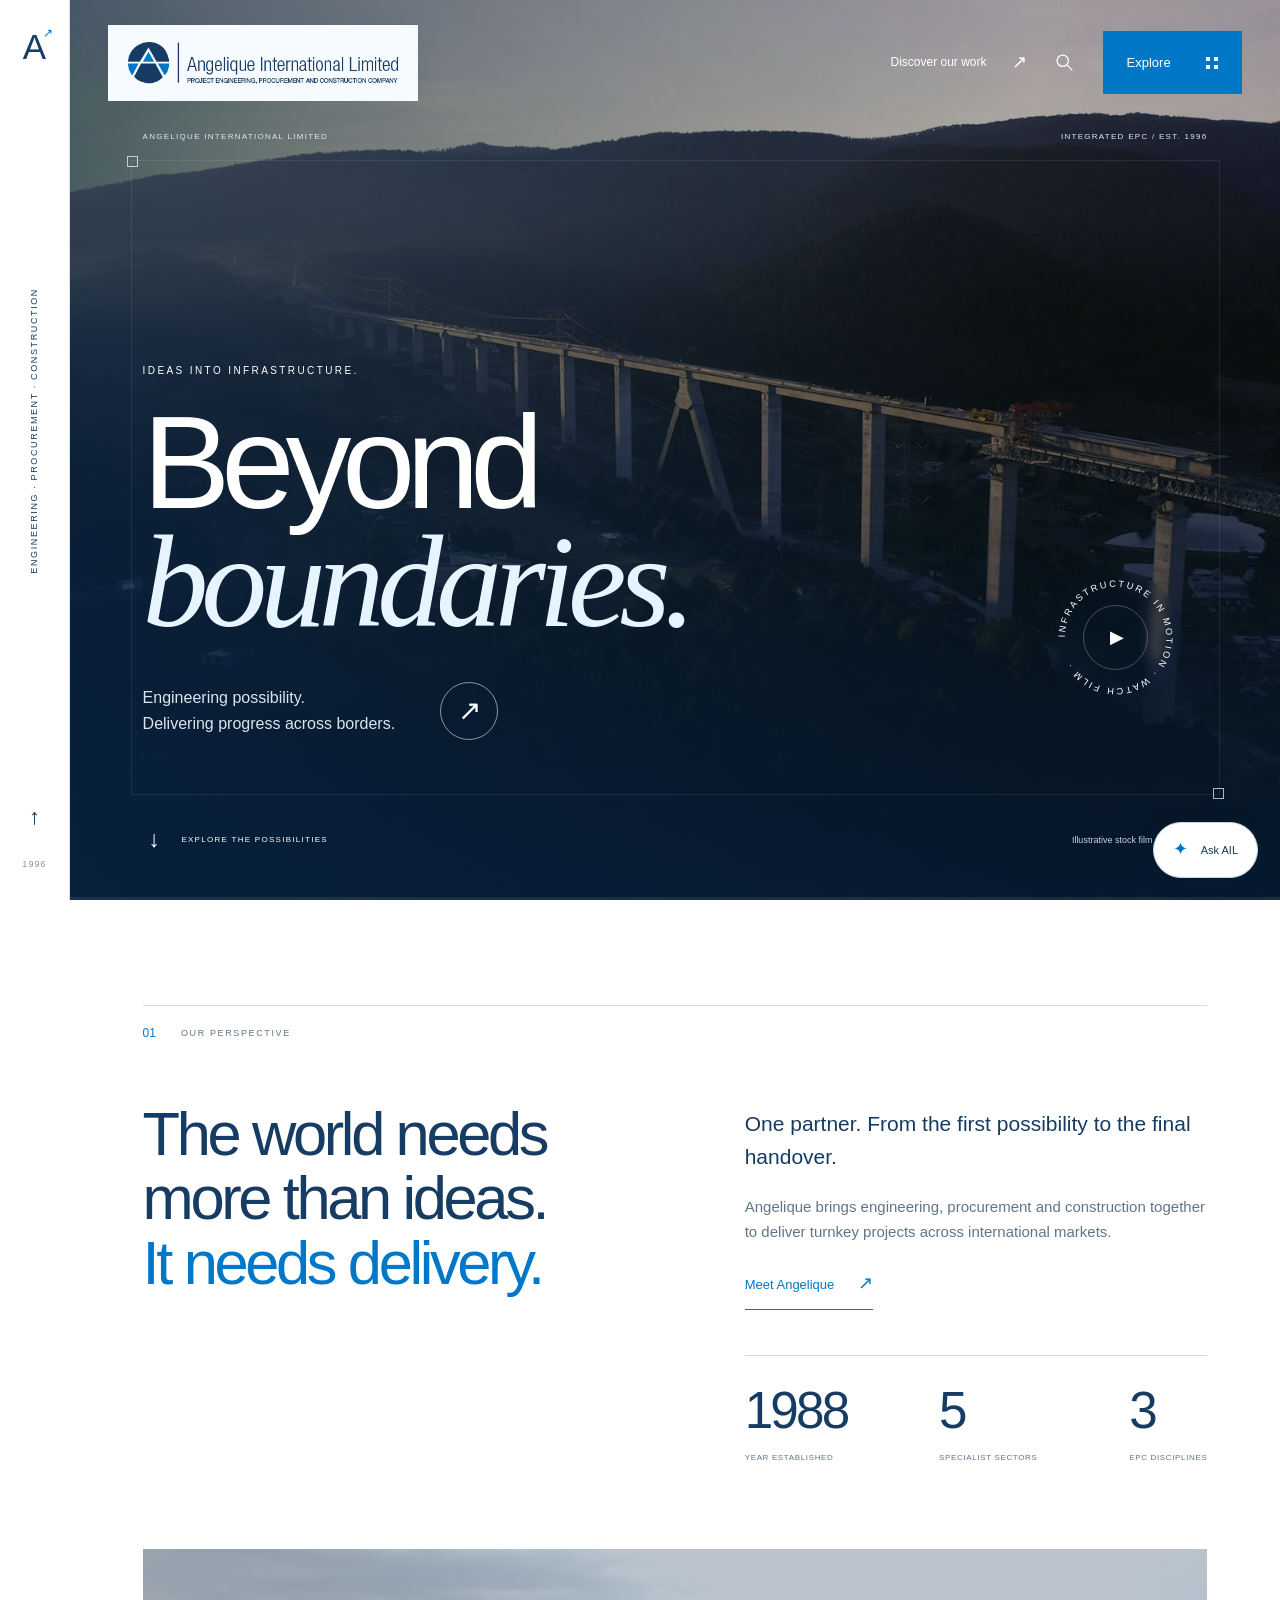
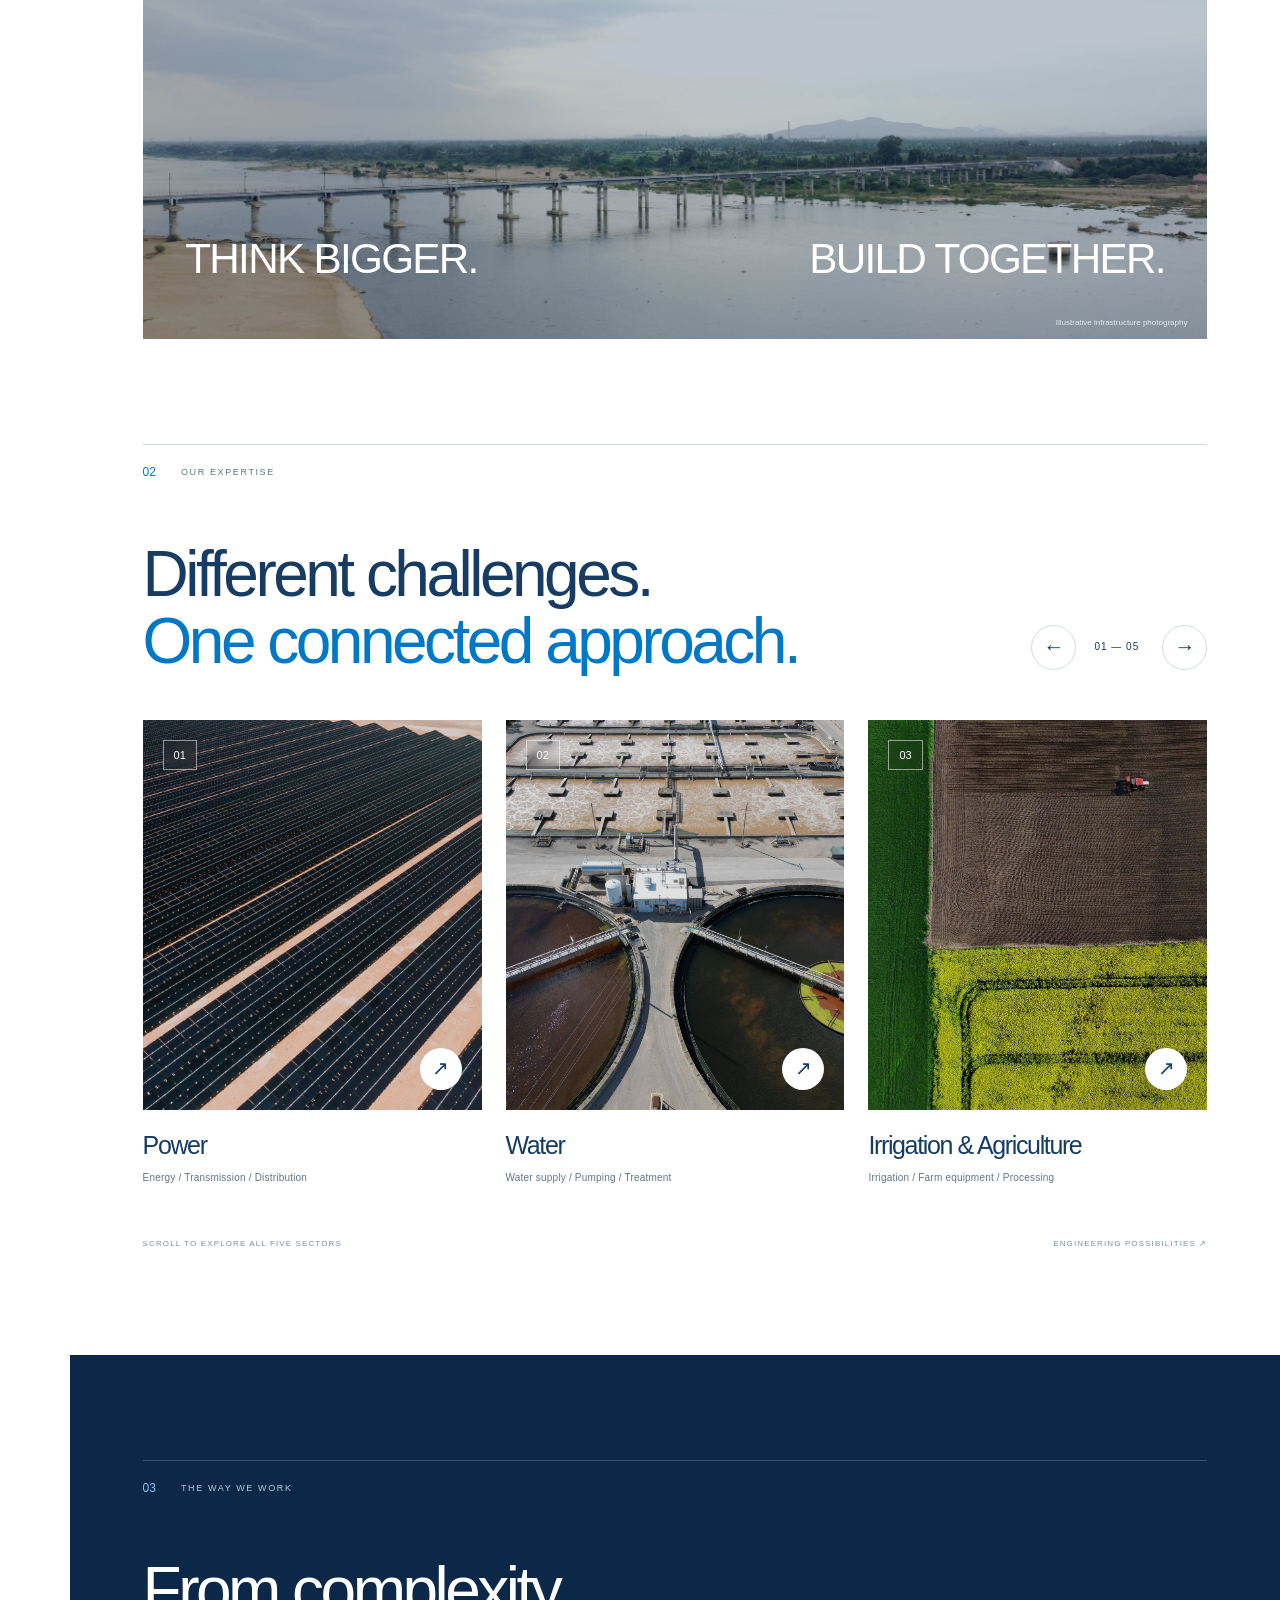
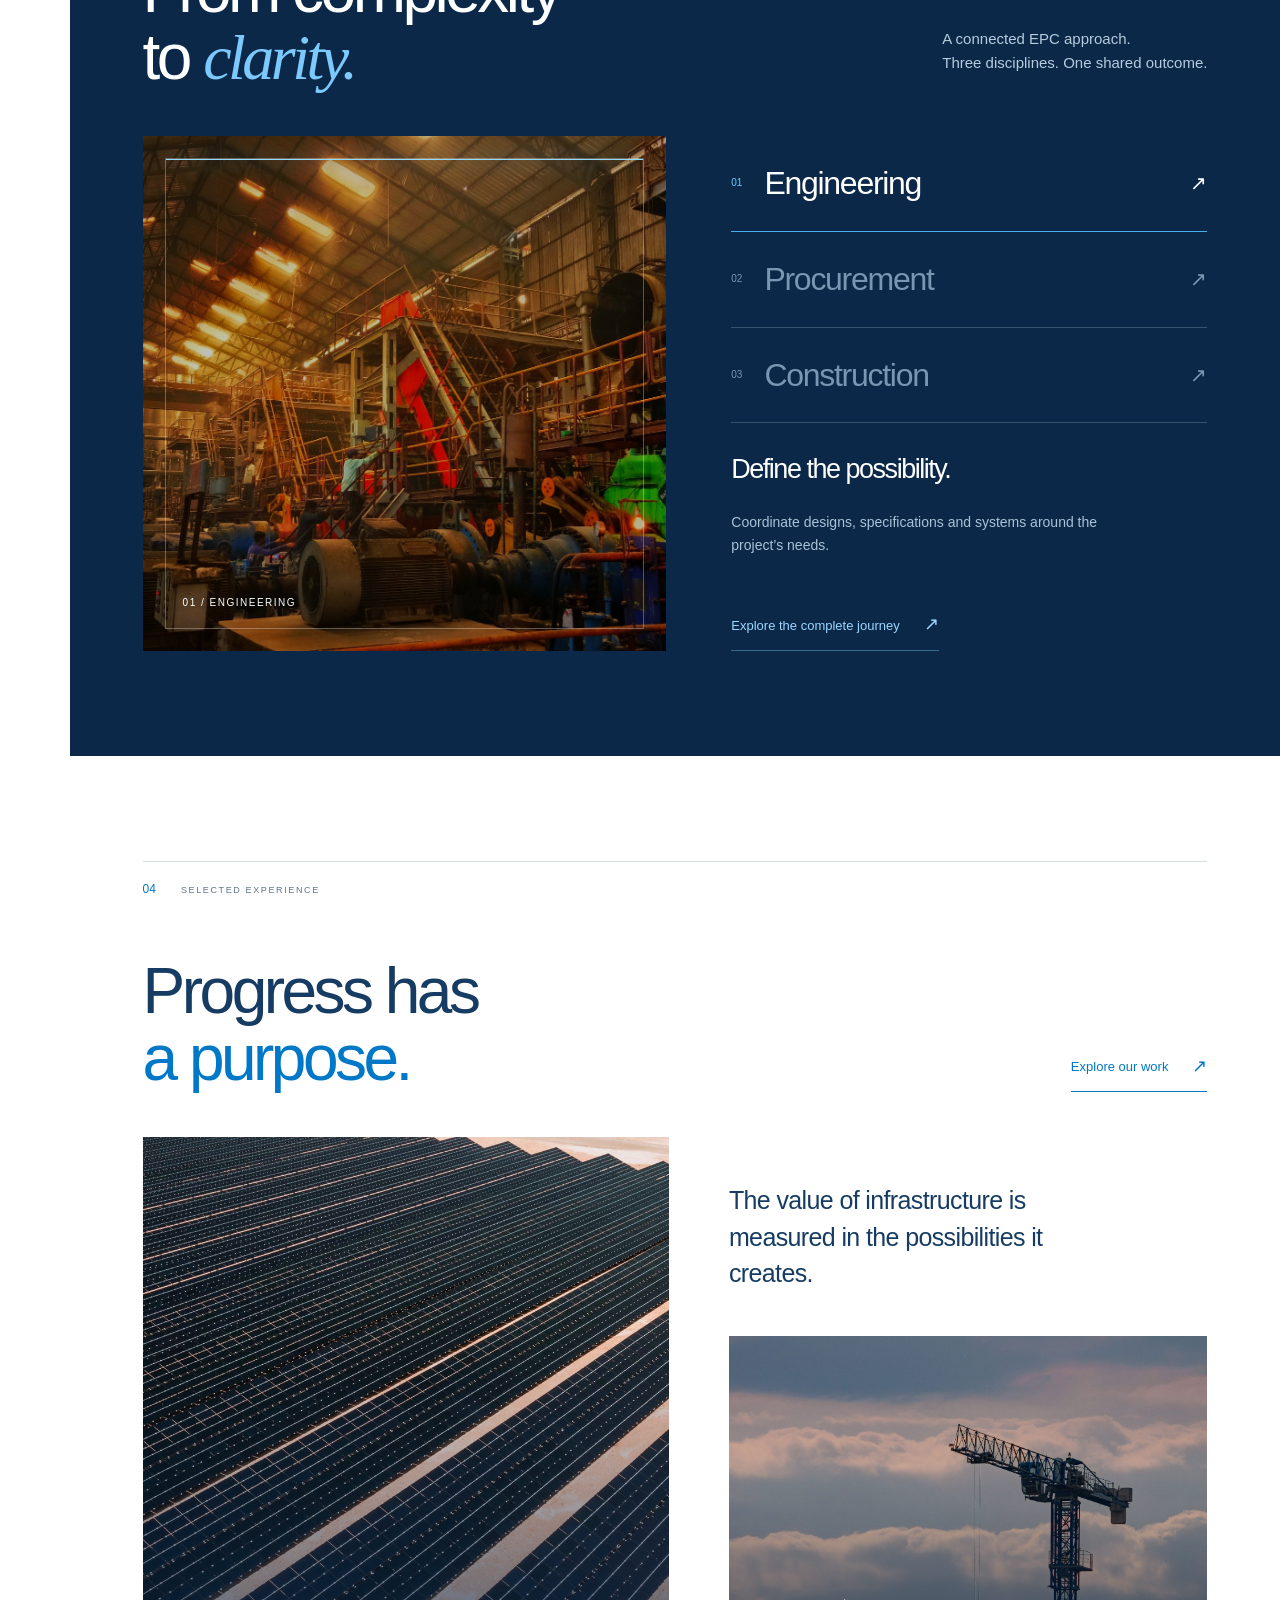
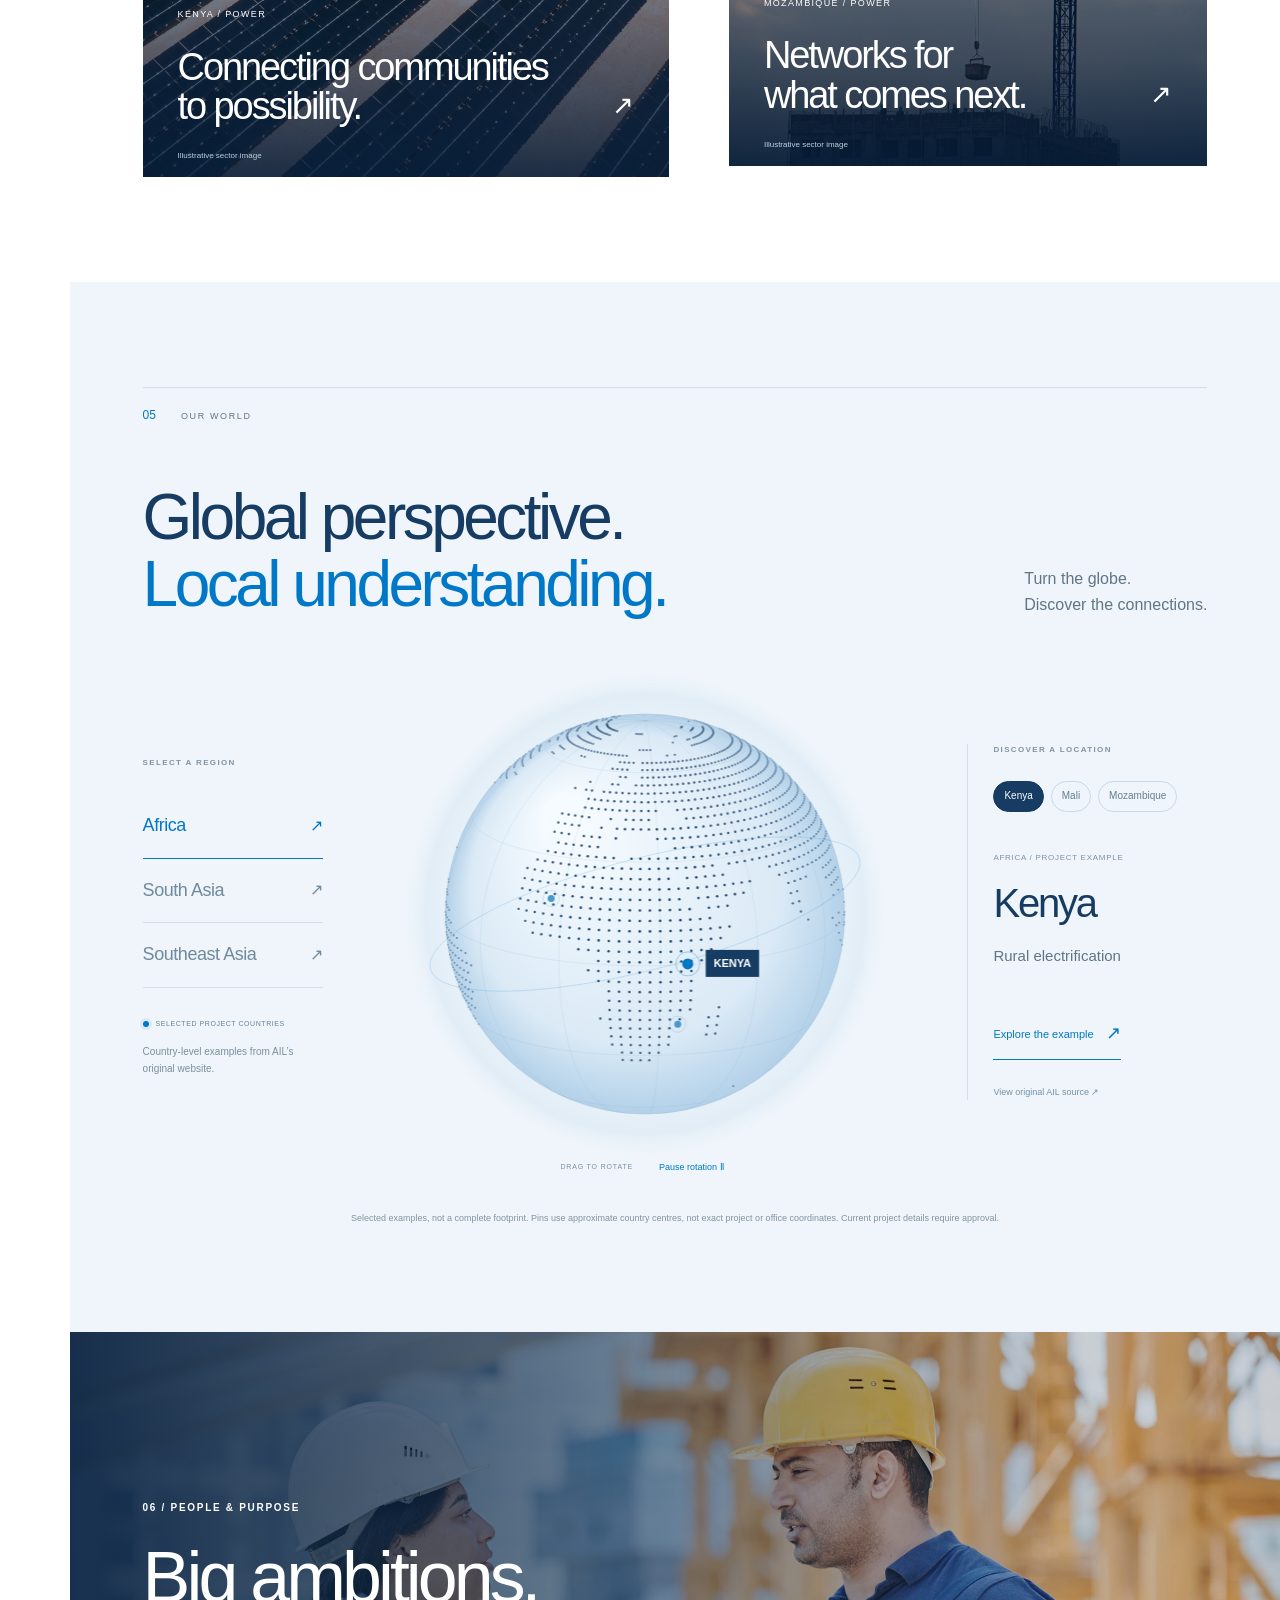
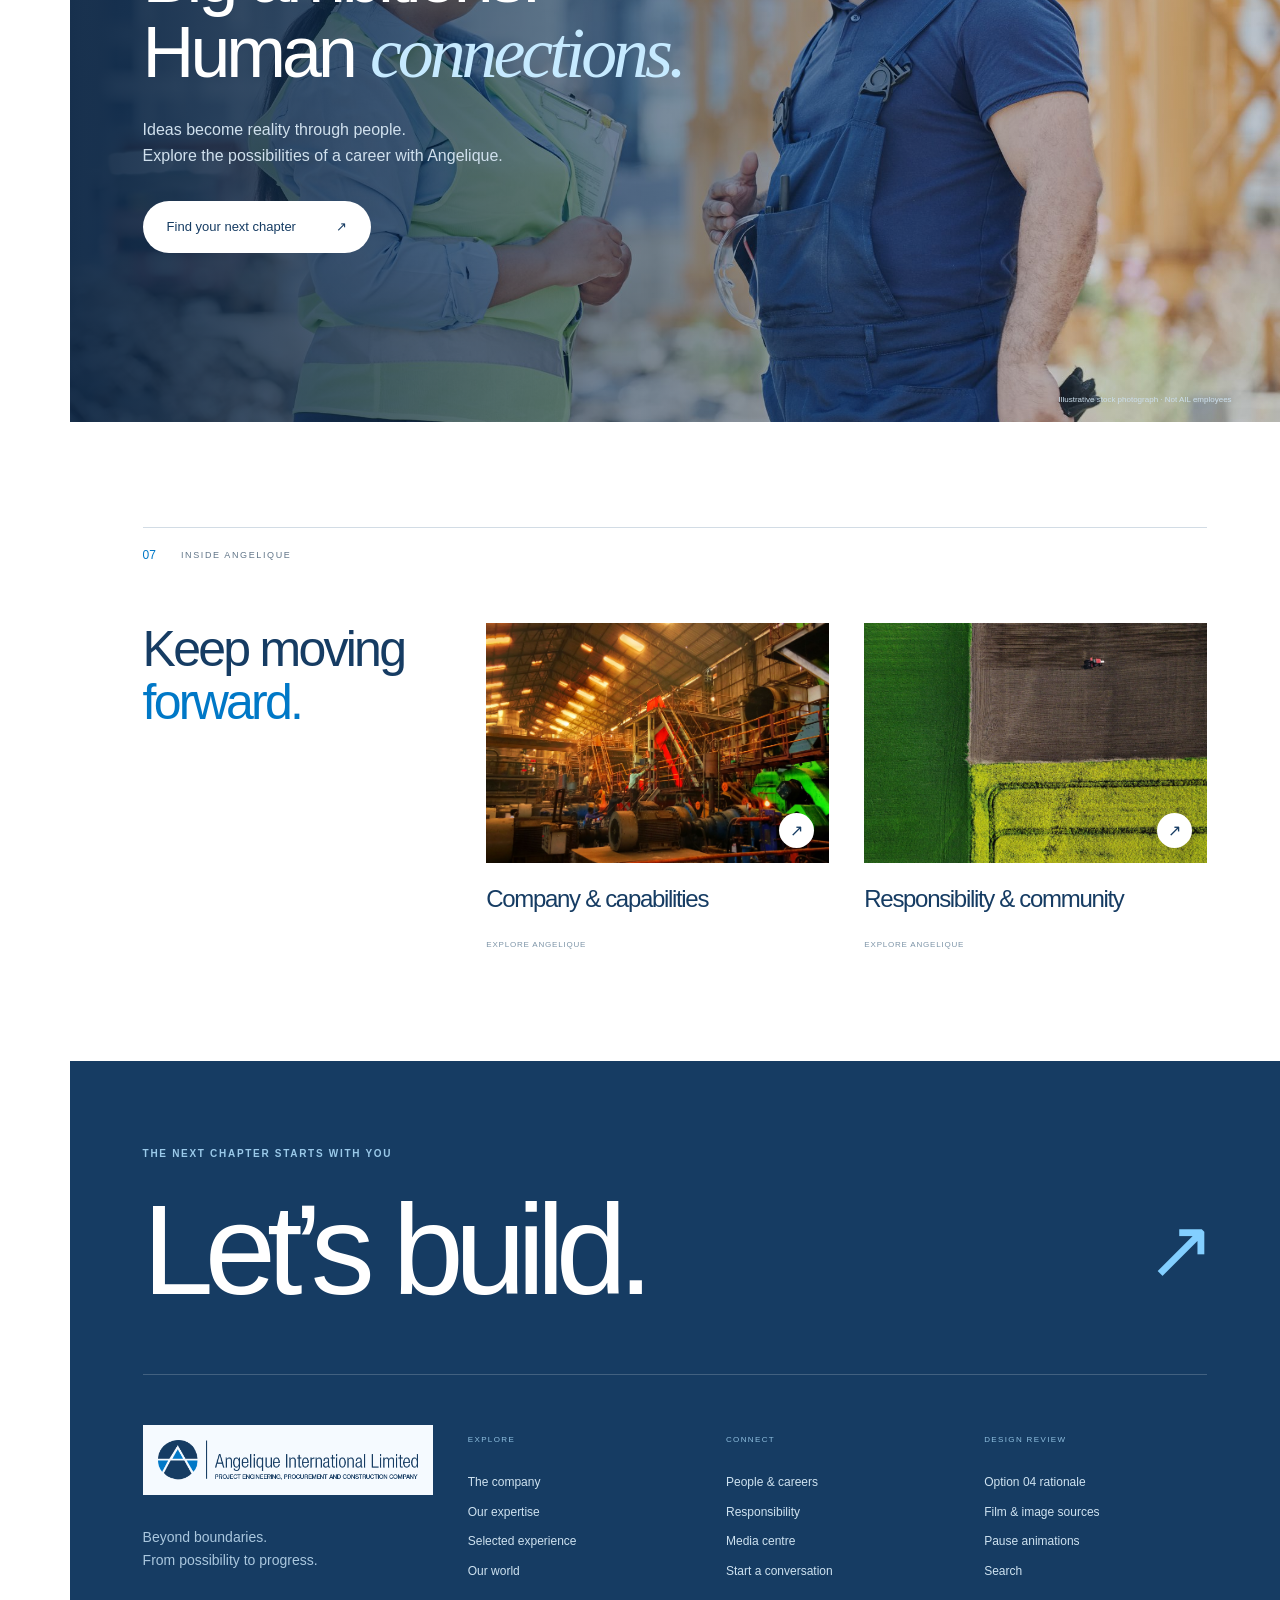
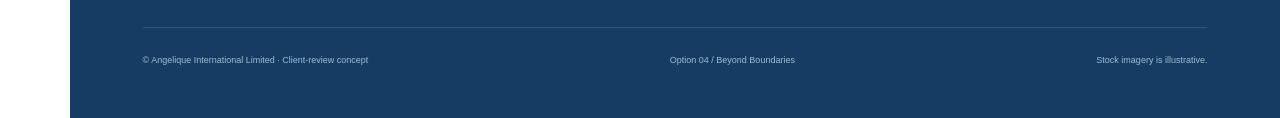
<file: public/index.html>
<!doctype html><html lang="en"><head><meta charset="utf-8"><meta name="viewport" content="width=device-width,initial-scale=1"><meta name="robots" content="noindex,nofollow"><meta name="theme-color" content="#163c63"><meta name="description" content="Angelique International Limited — Beyond Boundaries. Option 04 EPC website design concept."><title>Angelique — Beyond Boundaries</title><link rel="icon" href="media/angelique-logo.png"><link rel="stylesheet" href="styles.css"></head><body><a class="skip" href="#main">Skip to content</a>
<aside class="identity-rail" aria-label="Page tools"><a href="#home" class="rail-symbol" aria-label="Angelique home">A<span>↗</span></a><span class="rail-label">ENGINEERING · PROCUREMENT · CONSTRUCTION</span><button onclick="scrollToTop()" aria-label="Back to top">↑</button><span class="rail-year">1996</span></aside>
<header id="header"><a href="#home" class="brand" aria-label="Angelique homepage"><img src="media/angelique-logo.png" width="465" height="70" alt="Angelique International Limited"></a><div class="header-right"><a class="work-link" href="#projects">Discover our work <span>↗</span></a><button class="search-trigger" onclick="openSearch()" aria-label="Search website"><svg viewBox="0 0 24 24" aria-hidden="true"><circle cx="10" cy="10" r="6.5"/><path d="m15 15 6 6"/></svg></button><button class="explore-trigger" onclick="openNavigation()" aria-controls="navigation" aria-expanded="false">Explore <span class="four-dots" aria-hidden="true"><i></i><i></i><i></i><i></i></span></button></div></header>
<main id="main" tabindex="-1"></main>
<footer><div class="footer-invite"><span class="eyebrow">THE NEXT CHAPTER STARTS WITH YOU</span><a href="#contact">Let’s build.<span>↗</span></a></div><div class="footer-columns"><div><a class="footer-brand" href="#home"><img src="media/angelique-logo.png" width="465" height="70" alt="Angelique International Limited"></a><p>Beyond boundaries.<br>From possibility to progress.</p></div><div><span>EXPLORE</span><a href="#about">The company</a><a href="#sectors">Our expertise</a><a href="#projects">Selected experience</a><a href="#presence">Our world</a></div><div><span>CONNECT</span><a href="#careers">People & careers</a><a href="#responsibility">Responsibility</a><a href="#media">Media centre</a><a href="#contact">Start a conversation</a></div><div><span>DESIGN REVIEW</span><a href="design-review.html">Option 04 rationale</a><button onclick="showCredits()">Film & image sources</button><button id="motionToggle" onclick="toggleMotion()" aria-pressed="false">Pause animations</button><button onclick="openSearch()">Search</button></div></div><div class="footer-bottom"><span>© Angelique International Limited · Client-review concept</span><span>Option 04 / Beyond Boundaries</span><span>Stock imagery is illustrative.</span></div></footer>
<button class="assistant-button" onclick="openAssistant()" aria-label="Open Angelique demo assistant"><span>✦</span> Ask AIL</button>
<dialog id="navigation" class="navigation" aria-labelledby="navTitle"><div class="navigation-top"><span id="navTitle">ANGELIQUE / EXPLORE</span><button class="nav-close" onclick="closeNavigation()" aria-label="Close navigation">Close <b>×</b></button></div><div class="navigation-body"><div class="nav-index"><span class="eyebrow">CHOOSE YOUR DIRECTION</span><nav id="navigationLinks" aria-label="Main navigation"></nav></div><div class="nav-visual"><img id="navImage" src="media/industrial.jpg" alt="Illustrative industrial infrastructure"><div><span class="eyebrow" id="navVisualLabel">ONE INTEGRATED EPC PARTNER</span><h2 id="navVisualTitle">Possibility.<br>Delivered.</h2><a href="#contact">Discuss your project ↗</a></div></div></div><div class="navigation-bottom"><a href="#responsibility">CSR & Foundation</a><button onclick="showTopic('Ethics & compliance')">Ethics & compliance</button><a href="#media">News & media</a><a href="#careers">People & HR</a><button onclick="showTopic('Language selection')">EN / FR / ES preview</button></div></dialog>
<dialog id="modal" class="modal" aria-labelledby="modalTitle"><div class="modal-top"><span id="modalTitle">ANGELIQUE</span><button onclick="closeModal()" aria-label="Close dialog">×</button></div><div id="modalBody"></div></dialog>
<script src="globe-data.js"></script><script src="app.js"></script></body></html>
</file>
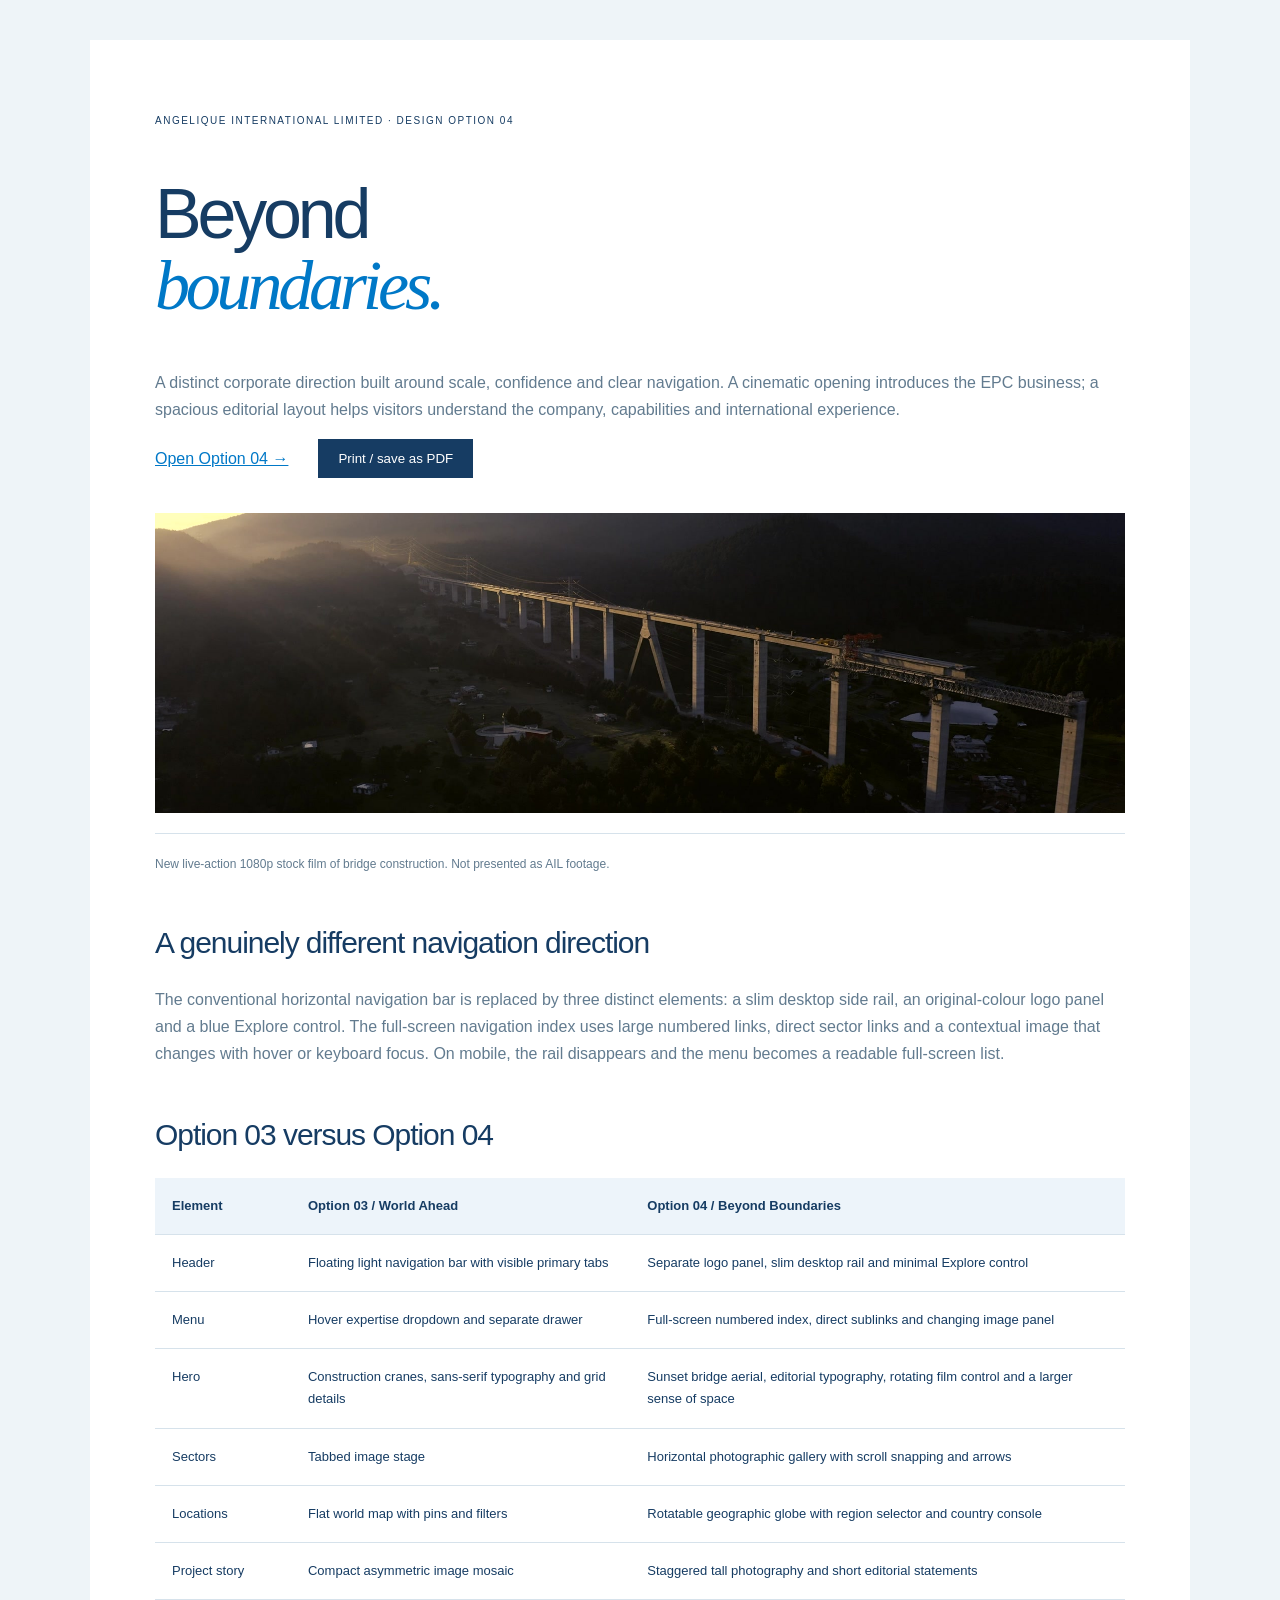
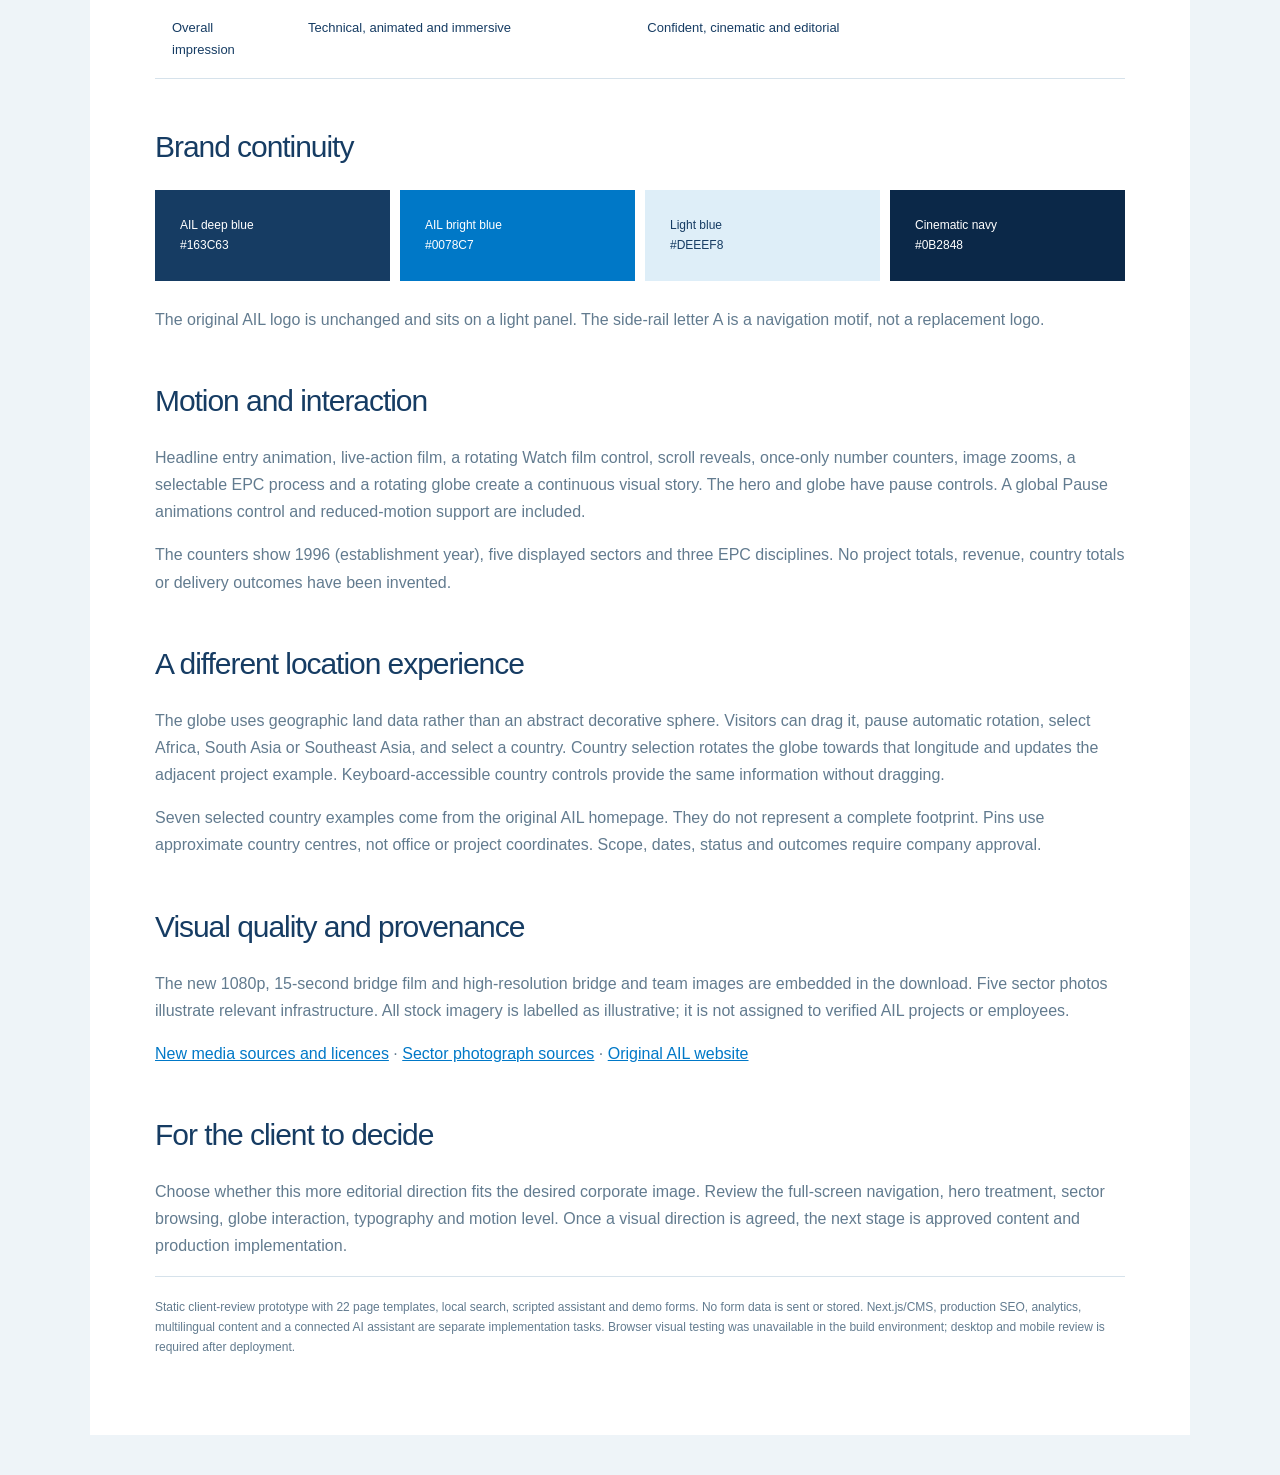
<file: public/design-review.html>
<!doctype html><html lang="en"><head><meta charset="utf-8"><meta name="viewport" content="width=device-width,initial-scale=1"><meta name="robots" content="noindex,nofollow"><title>AIL — Option 04 design review</title><style>*{box-sizing:border-box}body{margin:0;background:#eef4f8;color:#163c63;font:16px/1.7 Arial,sans-serif}main{max-width:1100px;margin:40px auto;padding:65px;background:#fff}h1{font-size:70px;font-weight:400;letter-spacing:-.06em;line-height:1.02}h1 em{font-family:Georgia,serif;color:#0078c7}h2{font-size:30px;line-height:1.2;margin-top:50px;font-weight:400;letter-spacing:-.035em}p{color:#627b8f}a{color:#0078c7}small{font-size:10px;letter-spacing:.15em}button{padding:12px 20px;background:#163c63;color:white;border:0;cursor:pointer}.palette{display:flex;gap:10px;margin:25px 0}.palette span{display:block;padding:25px;color:white;flex:1;font-size:12px}table{border-collapse:collapse;width:100%;font-size:13px}th,td{padding:17px;text-align:left;vertical-align:top;border-bottom:1px solid #d6e2eb}th{background:#edf4fa}img{width:100%;height:300px;object-fit:cover}.note{font-size:12px;border-top:1px solid #d6e2eb;padding-top:20px}.action{display:flex;align-items:center;gap:30px;margin-bottom:35px}@media(max-width:700px){main{margin:0;padding:30px 20px}h1{font-size:48px}table{font-size:11px}td,th{padding:10px}.palette{flex-wrap:wrap}.palette span{min-width:100px}img{height:220px}}@media print{body{background:white}main{margin:0;padding:20px;max-width:none}button{display:none}h2{break-after:avoid}tr{break-inside:avoid}}</style></head><body><main><small>ANGELIQUE INTERNATIONAL LIMITED · DESIGN OPTION 04</small><h1>Beyond<br><em>boundaries.</em></h1><p>A distinct corporate direction built around scale, confidence and clear navigation. A cinematic opening introduces the EPC business; a spacious editorial layout helps visitors understand the company, capabilities and international experience.</p><div class="action"><a href="index.html">Open Option 04 →</a><button onclick="print()">Print / save as PDF</button></div><img src="media/hero-poster.jpg" alt="Illustrative bridge construction film still"><p class="note">New live-action 1080p stock film of bridge construction. Not presented as AIL footage.</p>
<h2>A genuinely different navigation direction</h2><p>The conventional horizontal navigation bar is replaced by three distinct elements: a slim desktop side rail, an original-colour logo panel and a blue Explore control. The full-screen navigation index uses large numbered links, direct sector links and a contextual image that changes with hover or keyboard focus. On mobile, the rail disappears and the menu becomes a readable full-screen list.</p>
<h2>Option 03 versus Option 04</h2><table><tr><th>Element</th><th>Option 03 / World Ahead</th><th>Option 04 / Beyond Boundaries</th></tr><tr><td>Header</td><td>Floating light navigation bar with visible primary tabs</td><td>Separate logo panel, slim desktop rail and minimal Explore control</td></tr><tr><td>Menu</td><td>Hover expertise dropdown and separate drawer</td><td>Full-screen numbered index, direct sublinks and changing image panel</td></tr><tr><td>Hero</td><td>Construction cranes, sans-serif typography and grid details</td><td>Sunset bridge aerial, editorial typography, rotating film control and a larger sense of space</td></tr><tr><td>Sectors</td><td>Tabbed image stage</td><td>Horizontal photographic gallery with scroll snapping and arrows</td></tr><tr><td>Locations</td><td>Flat world map with pins and filters</td><td>Rotatable geographic globe with region selector and country console</td></tr><tr><td>Project story</td><td>Compact asymmetric image mosaic</td><td>Staggered tall photography and short editorial statements</td></tr><tr><td>Overall impression</td><td>Technical, animated and immersive</td><td>Confident, cinematic and editorial</td></tr></table>
<h2>Brand continuity</h2><div class="palette"><span style="background:#163c63">AIL deep blue<br>#163C63</span><span style="background:#0078c7">AIL bright blue<br>#0078C7</span><span style="background:#deeef8;color:#163c63">Light blue<br>#DEEEF8</span><span style="background:#0b2848">Cinematic navy<br>#0B2848</span></div><p>The original AIL logo is unchanged and sits on a light panel. The side-rail letter A is a navigation motif, not a replacement logo.</p>
<h2>Motion and interaction</h2><p>Headline entry animation, live-action film, a rotating Watch film control, scroll reveals, once-only number counters, image zooms, a selectable EPC process and a rotating globe create a continuous visual story. The hero and globe have pause controls. A global Pause animations control and reduced-motion support are included.</p><p>The counters show 1996 (establishment year), five displayed sectors and three EPC disciplines. No project totals, revenue, country totals or delivery outcomes have been invented.</p>
<h2>A different location experience</h2><p>The globe uses geographic land data rather than an abstract decorative sphere. Visitors can drag it, pause automatic rotation, select Africa, South Asia or Southeast Asia, and select a country. Country selection rotates the globe towards that longitude and updates the adjacent project example. Keyboard-accessible country controls provide the same information without dragging.</p><p>Seven selected country examples come from the original AIL homepage. They do not represent a complete footprint. Pins use approximate country centres, not office or project coordinates. Scope, dates, status and outcomes require company approval.</p>
<h2>Visual quality and provenance</h2><p>The new 1080p, 15-second bridge film and high-resolution bridge and team images are embedded in the download. Five sector photos illustrate relevant infrastructure. All stock imagery is labelled as illustrative; it is not assigned to verified AIL projects or employees.</p><p><a href="media/new-credits.json">New media sources and licences</a> · <a href="media/sector-credits.json">Sector photograph sources</a> · <a href="https://www.angelique-india.com/home">Original AIL website</a></p>
<h2>For the client to decide</h2><p>Choose whether this more editorial direction fits the desired corporate image. Review the full-screen navigation, hero treatment, sector browsing, globe interaction, typography and motion level. Once a visual direction is agreed, the next stage is approved content and production implementation.</p><p class="note">Static client-review prototype with 22 page templates, local search, scripted assistant and demo forms. No form data is sent or stored. Next.js/CMS, production SEO, analytics, multilingual content and a connected AI assistant are separate implementation tasks. Browser visual testing was unavailable in the build environment; desktop and mobile review is required after deployment.</p></main></body></html>
</file>
<file: public/styles.css>
:root{--navy:#163c63;--deep:#0b2848;--blue:#0078c7;--sky:#deeef8;--paper:#f5f7f8;--muted:#617588;--line:#d2dce5;--rail:70px}*{box-sizing:border-box}html{scroll-behavior:smooth;scroll-padding-top:110px}body{margin:0;padding-left:var(--rail);font:16px/1.65 Arial,Helvetica,sans-serif;color:var(--navy);background:white}body.locked{overflow:hidden}a{color:inherit;text-decoration:none}button,input,select,textarea{font:inherit}button{color:inherit;cursor:pointer;border:0}img{display:block;max-width:100%}button,a,summary{-webkit-tap-highlight-color:transparent}button:focus-visible,a:focus-visible,input:focus-visible,textarea:focus-visible,select:focus-visible{outline:3px solid #de9b25;outline-offset:5px}h1,h2,h3,p{margin-top:0}h1,h2,h3{font-weight:400;letter-spacing:-.055em;line-height:1.05}h2{font-size:clamp(40px,5vw,76px);margin-bottom:25px}h2>span{color:var(--blue)}h3{font-size:30px}p{color:var(--muted)}.eyebrow{font-size:10px;letter-spacing:.17em;display:block;line-height:1.6;margin-bottom:24px;font-weight:600}.section{padding:105px 6%}.section-index{display:flex;gap:25px;align-items:center;border-top:1px solid var(--line);padding-top:18px;margin-bottom:58px;font-size:12px;color:var(--blue)}.section-index span{font-size:9px;letter-spacing:.18em;color:var(--muted)}.section-heading{display:flex;justify-content:space-between;align-items:flex-end;gap:40px;margin-bottom:45px}.section-heading h2{margin:0}.section-heading>p{margin:0}.lead{font-size:21px;line-height:1.6;color:var(--navy)}.under-link{display:inline-flex;align-items:center;gap:24px;border-bottom:1px solid var(--blue);padding:10px 0;color:var(--blue);background:transparent;font-size:13px}.under-link span{font-size:18px;transition:transform .3s}.under-link:hover span{transform:translate(3px,-3px)}.pill-link{display:inline-flex;gap:40px;align-items:center;justify-content:space-between;background:var(--blue);color:white;border-radius:40px;padding:15px 24px;font-size:13px;transition:background .3s,transform .3s}.pill-link:hover{background:var(--navy);transform:translateY(-2px)}.fine-print{font-size:12px;line-height:1.7;margin-top:25px}.skip{position:fixed;top:-100px;left:90px;z-index:100;background:white;padding:12px}.skip:focus{top:15px}
.identity-rail{position:fixed;left:0;top:0;bottom:0;width:var(--rail);background:white;border-right:1px solid #d7e1e9;z-index:40;display:flex;align-items:center;flex-direction:column}.rail-symbol{font-size:35px;line-height:1;margin-top:29px;position:relative;font-weight:500}.rail-symbol>span{font-size:12px;position:absolute;right:-7px;top:-2px;color:var(--blue)}.rail-label{writing-mode:vertical-rl;transform:rotate(180deg);font-size:9px;letter-spacing:.18em;margin:auto}.identity-rail>button{width:34px;height:40px;background:none;font-size:22px}.rail-year{font-size:9px;letter-spacing:.12em;margin:20px 0 28px;color:#7e94a6}header{position:absolute;top:25px;left:calc(var(--rail) + 3%);right:3%;display:flex;justify-content:space-between;align-items:center;gap:25px;z-index:35;transition:top .3s}header.scrolled{position:fixed;top:15px}header .brand{background:#f7fbff;padding:17px 20px;box-shadow:0 5px 30px #08234310}.brand img{width:270px;height:auto}.header-right{display:flex;align-items:center;gap:20px;color:white}.work-link{font-size:12px;display:flex;gap:25px;align-items:center}.work-link>span{font-size:18px}.search-trigger{width:36px;height:40px;background:transparent;color:inherit;display:grid;place-items:center}.search-trigger svg{width:21px;height:21px;fill:none;stroke:currentColor;stroke-width:1.5}.explore-trigger{display:flex;align-items:center;gap:35px;padding:18px 24px;background:var(--blue);color:white;font-size:13px;min-height:63px;transition:background .3s}.explore-trigger:hover{background:#005f9e}.four-dots{display:grid;grid-template-columns:4px 4px;gap:4px}.four-dots i{height:4px;width:4px;background:currentColor;transition:transform .3s}.explore-trigger:hover i{transform:rotate(45deg)}header.scrolled .header-right,.inner-page .header-right{background:#f7fbfff0;backdrop-filter:blur(15px);padding-left:22px;color:var(--navy);box-shadow:0 5px 30px #08234310}.assistant-button{position:fixed;right:22px;bottom:22px;z-index:30;background:#fff;color:var(--navy);border:1px solid #c4d6e6;border-radius:35px;padding:12px 19px;display:flex;gap:13px;align-items:center;font-size:11px;box-shadow:0 5px 25px #102f4d20}.assistant-button>span{font-size:18px;color:var(--blue)}
.hero{position:relative;height:100svh;min-height:750px;max-height:1250px;isolation:isolate;color:white;background:var(--navy);overflow:hidden}.hero>video{position:absolute;inset:0;width:100%;height:100%;object-fit:cover;z-index:-4}.hero-wash{position:absolute;inset:0;z-index:-3;background:linear-gradient(90deg,#082342bc,#09203a20 80%),linear-gradient(0deg,#061d39c9,transparent 65%)}.hero-reticle{position:absolute;inset:160px 5% 105px;border:1px solid #ffffff14;pointer-events:none;z-index:-1}.hero-reticle:before{content:'';position:absolute;top:-5px;left:-5px;width:9px;height:9px;border:1px solid #ffffffb0}.hero-reticle:after{content:'';position:absolute;bottom:-5px;right:-5px;width:9px;height:9px;border:1px solid #ffffffb0}.hero-top{position:absolute;top:130px;left:6%;right:6%;display:flex;justify-content:space-between;font-size:8px;letter-spacing:.16em;color:#dce8f2}.hero-copy{position:absolute;bottom:160px;left:6%;right:6%}.hero-kicker{display:block;font-size:10px;letter-spacing:.24em;margin-bottom:24px;animation:rise 1s both .1s}.hero h1{font-size:clamp(85px,10.3vw,170px);line-height:.9;letter-spacing:-.07em;margin-bottom:40px;animation:rise 1.3s both .2s}.hero h1 em{font-family:Georgia,'Times New Roman',serif;font-weight:400;font-style:italic;letter-spacing:-.055em;color:#e6f4ff}.hero-summary{display:flex;gap:45px;align-items:center;animation:rise 1.4s both .4s}.hero-summary p{color:#d8e5ef;font-size:16px;line-height:1.6;margin:0}.circle-link{display:grid;place-items:center;border-radius:50%;width:58px;height:58px;border:1px solid #fff8;font-size:28px;transition:background .3s,transform .3s}.circle-link:hover{background:var(--blue);border-color:var(--blue);transform:rotate(8deg)}.film-orbit{position:absolute;right:8%;bottom:195px;width:135px;height:135px;border-radius:50%;background:#06244020;backdrop-filter:blur(4px);color:white;display:grid;place-items:center}.film-orbit svg{position:absolute;width:100%;height:100%;animation:rotate 32s linear infinite;fill:white;font-size:8.2px;letter-spacing:2px}.film-orbit>span{display:grid;place-items:center;border:1px solid #ffffff40;border-radius:50%;width:65px;height:65px;font-size:18px;padding-left:3px}.hero-foot{position:absolute;bottom:40px;left:6%;right:6%;display:flex;justify-content:space-between;align-items:center}.hero-foot>button{font-size:8px;letter-spacing:.16em;background:transparent;color:white;display:flex;align-items:center;gap:20px}.hero-foot>button>span{font-size:23px;animation:down 2s infinite}.hero-foot>div{display:flex;align-items:center;gap:20px}.hero-foot small{font-size:9px;color:#c2d5e4}.hero-foot>div>button{width:35px;height:35px;border:1px solid #ffffff50;background:transparent;color:white;border-radius:50%;font-size:12px}.film-progress{position:absolute;bottom:0;left:0;right:0;height:3px;background:#ffffff15}.film-progress i{display:block;height:100%;width:0;background:#69c5ff}
.perspective{padding-bottom:0}.perspective-grid{display:grid;grid-template-columns:1.15fr 1fr;gap:70px;align-items:start;margin-bottom:85px}.perspective-grid h2{font-size:clamp(40px,4.8vw,72px)}.perspective-copy{padding-top:5px}.perspective-copy>p:not(.lead){max-width:490px;font-size:15px}.numbers{display:flex;justify-content:space-between;gap:20px;margin-top:45px;padding-top:24px;border-top:1px solid var(--line)}.numbers b{font-size:clamp(38px,4vw,60px);letter-spacing:-.055em;font-weight:400;line-height:1.2;font-variant-numeric:tabular-nums}.numbers small{display:block;font-size:8px;letter-spacing:.08em;color:var(--muted);margin-top:9px}.bridge-strip{position:relative;height:390px;overflow:hidden;isolation:isolate}.bridge-strip img{position:absolute;width:100%;height:100%;object-fit:cover;z-index:-2;transition:transform 1.5s}.bridge-strip:after{content:'';position:absolute;inset:0;background:#06234345;z-index:-1}.bridge-strip:hover img{transform:scale(1.04)}.bridge-strip>div{position:absolute;left:4%;bottom:45px;right:4%;display:flex;justify-content:space-between;font-size:clamp(20px,3.3vw,50px);font-weight:500;letter-spacing:-.04em;color:white}.bridge-strip>small{position:absolute;right:20px;bottom:10px;font-size:8px;color:#e0eaf3}
.expertise{overflow:hidden;background:white}.carousel-controls{display:flex;align-items:center;gap:18px;flex-shrink:0;padding-bottom:5px}.carousel-controls button{width:45px;height:45px;border:1px solid var(--line);border-radius:50%;background:white;font-size:21px;transition:all .2s}.carousel-controls button:hover{background:var(--navy);color:white}.carousel-controls>span{font-size:10px;letter-spacing:.1em;min-width:50px}.sector-track{display:flex;gap:24px;overflow-x:auto;scroll-snap-type:x mandatory;scrollbar-width:thin;scrollbar-color:#0078c7 #eef3f7;padding-bottom:18px;scroll-behavior:smooth}.sector-card{flex:0 0 calc(33.333% - 16px);scroll-snap-align:start;min-width:0}.sector-photo{position:relative;height:390px;background:var(--navy);overflow:hidden}.sector-photo img{width:100%;height:100%;object-fit:cover;transition:transform 1s,filter 1s;filter:brightness(.88)}.sector-card:hover img{transform:scale(1.05);filter:brightness(1)}.sector-number{position:absolute;top:20px;left:20px;color:white;font-size:11px;border:1px solid #ffffff88;padding:5px 10px;backdrop-filter:blur(5px)}.sector-arrow{position:absolute;right:20px;bottom:20px;background:white;color:var(--navy);width:42px;height:42px;border-radius:50%;display:grid;place-items:center;font-size:20px;transition:background .3s,color .3s}.sector-card:hover .sector-arrow{background:var(--blue);color:white}.sector-label{padding-top:22px}.sector-label h3{font-size:25px;margin-bottom:12px}.sector-label p{font-size:10px;letter-spacing:.02em}.track-note{display:flex;justify-content:space-between;font-size:8px;letter-spacing:.14em;margin-top:22px;color:#7b8fa2}.sector-grid{display:grid;grid-template-columns:repeat(3,1fr);gap:30px}
.delivery{background:var(--deep);color:white;position:relative;overflow:hidden}.delivery .section-index{border-color:#365570;color:#80c7f6}.delivery .section-index span{color:#b1cadc}.delivery-heading{display:flex;justify-content:space-between;align-items:flex-end;gap:40px;margin-bottom:45px}.delivery-heading h2{margin:0}.delivery-heading h2 em{font-family:Georgia,serif;color:#7bc9fd}.delivery-heading p{color:#b6ccde;font-size:15px}.delivery-layout{display:grid;grid-template-columns:1.1fr 1fr;gap:65px}.delivery-picture{position:relative;min-height:500px;overflow:hidden}.delivery-picture>img{position:absolute;inset:0;width:100%;height:100%;object-fit:cover;filter:brightness(.75);transition:transform 1.2s}.delivery-picture:hover>img{transform:scale(1.035)}.technical-corners{position:absolute;inset:22px;border:1px solid #ffffff4d}.technical-corners:before{content:'';position:absolute;left:0;right:0;top:0;height:1px;background:#90daff;box-shadow:0 0 20px #5acaff;animation:scan 7s ease-in-out infinite}.delivery-picture>span{position:absolute;bottom:40px;left:40px;letter-spacing:.15em;font-size:10px;color:white}.delivery-stages>button{display:flex;align-items:center;width:100%;border-bottom:1px solid #36536d;background:none;color:#7997b2;padding:21px 0;gap:22px;text-align:left}.delivery-stages>button small{font-size:10px}.delivery-stages>button>span{font-size:32px;letter-spacing:-.04em}.delivery-stages>button>b{font-size:20px;font-weight:400;margin-left:auto}.delivery-stages>button.active{color:white;border-bottom-color:#4aaff0}.delivery-stages>button.active small{color:#6cc8ff}#deliveryDetail{margin-top:32px;min-height:145px}#deliveryDetail h3{font-size:27px}#deliveryDetail p{font-size:14px;color:#a9c2d7;max-width:380px}.delivery-stages .under-link{color:#9bd7ff;border-color:#39698c}
.experience-grid{display:grid;grid-template-columns:1.1fr 1fr;gap:60px;align-items:start}.experience-card{position:relative;display:block;height:430px;isolation:isolate;overflow:hidden;background:var(--deep);color:white}.experience-card.tall{height:640px}.experience-card>img{position:absolute;inset:0;width:100%;height:100%;object-fit:cover;z-index:-2;transition:transform 1.1s}.experience-card:after{content:'';position:absolute;inset:0;background:linear-gradient(0deg,#071d38e8,transparent 70%);z-index:-1}.experience-card:hover>img{transform:scale(1.04)}.experience-card>div{position:absolute;bottom:50px;left:35px;right:35px}.experience-card>div>span{font-size:9px;letter-spacing:.15em}.experience-card h3{font-size:38px;margin:22px 0 0;max-width:90%}.experience-card b{font-weight:400;font-size:26px;position:absolute;right:0;bottom:0}.experience-card>small{position:absolute;bottom:15px;left:35px;font-size:8px;color:#bad2e4}.experience-aside{padding-top:45px}.experience-aside>p{font-size:25px;line-height:1.45;letter-spacing:-.025em;color:var(--navy);max-width:340px;margin-bottom:45px}
.world-section{background:#eff5fa;overflow:hidden}.world-interface{display:grid;grid-template-columns:180px minmax(280px,1fr) 240px;gap:25px;align-items:center}.world-regions>.eyebrow,.country-console>.eyebrow{font-size:8px;color:#8094a6}.world-regions>button{width:100%;display:flex;align-items:center;justify-content:space-between;padding:17px 0;background:none;border-bottom:1px solid #d2e0eb;font-size:18px;letter-spacing:-.025em;text-align:left;color:#70899e}.world-regions>button>span{font-size:16px}.world-regions>button.active{color:var(--blue);border-color:var(--blue)}.world-legend{font-size:7px;letter-spacing:.08em;margin-top:30px;color:#66829b;display:flex;align-items:center;gap:7px}.world-legend i{width:6px;height:6px;border-radius:50%;background:var(--blue);box-shadow:0 0 0 3px #0078c715;flex-shrink:0}.world-regions>p{font-size:10px;margin-top:13px;line-height:1.7;color:#7a8fa1}.globe-container{min-width:0;position:relative}#globeCanvas{width:100%;height:500px;display:block;cursor:grab;touch-action:pan-y}#globeCanvas.dragging{cursor:grabbing}.globe-guidance{display:flex;justify-content:center;align-items:center;gap:20px;margin-top:-10px;color:#7990a5;font-size:7px;letter-spacing:.12em}.globe-guidance button{background:transparent;color:#0078c7;font-size:9px;padding:6px;letter-spacing:0}.country-console{border-left:1px solid #d2e0eb;padding-left:25px}.country-buttons{display:flex;gap:7px;flex-wrap:wrap;margin-bottom:30px}.country-buttons>button{border:1px solid #c8dae8;padding:6px 10px;font-size:10px;background:transparent;border-radius:30px;color:#657f93}.country-buttons>button.active{background:var(--navy);border-color:var(--navy);color:white}.country-tag{font-size:8px;letter-spacing:.09em;color:#7991a7}.country-console h3{font-size:40px;margin:14px 0 20px}.country-console p{font-size:15px;min-height:50px}.country-console .under-link{font-size:11px;gap:12px}.source-link{display:block;font-size:9px;color:#7591a8;margin-top:25px}.map-note{font-size:9px;text-align:center;color:#8194a5;margin:30px auto 0;max-width:750px;line-height:1.8}
.people-section{position:relative;min-height:690px;display:flex;align-items:center;isolation:isolate;color:white;overflow:hidden}.people-section>img{position:absolute;inset:0;width:100%;height:100%;object-fit:cover;z-index:-2;transition:transform 1.5s}.people-section:hover>img{transform:scale(1.03)}.people-section:after{content:'';position:absolute;inset:0;z-index:-1;background:linear-gradient(90deg,#082241eb,#08224133 85%)}.people-content{padding:100px 6%}.people-content h2{font-size:clamp(45px,5.6vw,84px)}.people-content h2 em{font-family:Georgia,serif;color:#c6eaff}.people-content p{color:#d0e0ed;margin:25px 0 32px}.people-content .pill-link{background:white;color:var(--navy)}.people-section>small{position:absolute;bottom:15px;right:4%;font-size:8px;color:#ccdfed}.inside-grid{display:grid;grid-template-columns:.9fr 1fr 1fr;gap:35px;align-items:start}.inside-grid h2{font-size:50px}.inside-card>div{height:240px;position:relative;overflow:hidden}.inside-card img{width:100%;height:100%;object-fit:cover;transition:transform 1s}.inside-card:hover img{transform:scale(1.05)}.inside-card>div>span{position:absolute;bottom:15px;right:15px;width:35px;height:35px;background:white;border-radius:50%;display:grid;place-items:center}.inside-card h3{font-size:24px;line-height:1.2;margin:22px 0 15px}.inside-card>small{font-size:8px;color:#7d94a7;letter-spacing:.1em}
footer{background:var(--navy);color:white;padding:85px 6% 25px}.footer-invite{padding-bottom:60px;border-bottom:1px solid #ffffff30}.footer-invite>.eyebrow{color:#9ac9e9}.footer-invite>a{display:flex;justify-content:space-between;align-items:center;font-size:clamp(72px,10vw,150px);line-height:1;letter-spacing:-.07em}.footer-invite>a>span{font-size:.65em;transition:transform .5s;color:#83cfff}.footer-invite>a:hover>span{transform:translate(10px,-10px)}.footer-columns{display:grid;grid-template-columns:1.3fr 1fr 1fr 1fr;gap:35px;margin-top:50px}.footer-brand{display:inline-block;background:#f5faff;padding:15px}.footer-brand img{width:260px;height:auto}.footer-columns p{color:#aac7de;font-size:14px;margin-top:23px}.footer-columns>div>span{display:block;font-size:8px;letter-spacing:.17em;color:#8fbfdf;margin:8px 0 22px}.footer-columns>div>a:not(.footer-brand),.footer-columns button{display:block;background:none;color:#cee2f0;padding:5px 0;font-size:12px;text-align:left}.footer-columns a:hover,.footer-columns button:hover{color:white}.footer-bottom{border-top:1px solid #ffffff20;margin-top:40px;padding-top:25px;display:flex;justify-content:space-between;gap:25px;color:#9dbdd6;font-size:9px;padding-bottom:25px}
.navigation{position:fixed;inset:0;margin:0 0 0 var(--rail);width:calc(100% - var(--rail));height:100dvh;max-width:none;max-height:none;background:#f4f8fb;border:0;color:var(--navy);padding:0;overflow:auto}.navigation::backdrop{background:#0d284ddd}.navigation[open]{animation:menuOpen .45s cubic-bezier(.2,.8,.2,1)}.navigation-top{display:flex;align-items:center;justify-content:space-between;padding:25px 5%;border-bottom:1px solid #d4e0eb}.navigation-top>span{font-size:10px;letter-spacing:.17em}.nav-close{background:var(--navy);color:white;padding:12px 20px;display:flex;align-items:center;gap:30px;font-size:12px}.nav-close b{font-size:26px;font-weight:400;line-height:1}.navigation-body{display:grid;grid-template-columns:1.15fr 1fr;min-height:calc(100dvh - 190px)}.nav-index{padding:35px 8%}.nav-index>.eyebrow{color:#8a9dab;font-size:8px;margin-bottom:20px}.nav-item{border-bottom:1px solid #d8e3ec}.nav-item>a{display:flex;align-items:center;gap:24px;padding:12px 0;font-size:clamp(28px,3.3vw,50px);line-height:1.2;letter-spacing:-.045em}.nav-item>a>small{font-size:9px;color:#8b9fb0;letter-spacing:0}.nav-item>a>b{margin-left:auto;font-size:24px;font-weight:400;color:#0078c7;opacity:0;transition:all .3s;transform:translate(-8px,8px)}.nav-item>a:hover,.nav-item>a:focus{color:var(--blue)}.nav-item>a:hover>b,.nav-item>a:focus>b{opacity:1;transform:none}.nav-sectors,.nav-sub{padding:0 0 15px 35px;display:flex;flex-wrap:wrap;gap:6px 16px}.nav-sectors>a,.nav-sub>button{background:none;padding:0;font-size:10px;color:#718b9f}.nav-sectors>a:hover,.nav-sub>button:hover{color:var(--blue)}.nav-visual{margin:35px 8% 35px 0;position:relative;isolation:isolate;overflow:hidden;min-height:550px;background:var(--navy)}.nav-visual>img{position:absolute;inset:0;width:100%;height:100%;object-fit:cover;z-index:-2;transition:transform 1s}.nav-visual:after{content:'';position:absolute;inset:0;z-index:-1;background:linear-gradient(0deg,#0a294bec,transparent 85%)}.nav-visual>div{position:absolute;bottom:45px;left:35px;right:35px;color:white}.nav-visual .eyebrow{font-size:8px;color:#bbd9ee}.nav-visual h2{font-size:48px;max-width:350px}.nav-visual a{font-size:12px;border-bottom:1px solid #8cbad8;padding-bottom:10px}.navigation-bottom{display:flex;gap:30px;flex-wrap:wrap;padding:20px 5%;border-top:1px solid #d4e0eb}.navigation-bottom>a,.navigation-bottom>button{font-size:10px;color:#5c7890;background:none;padding:0}.modal{border:0;max-width:800px;width:90%;padding:30px;color:var(--navy);background:#f7faff;max-height:90dvh}.modal::backdrop{background:#061d38d9;backdrop-filter:blur(6px)}.modal-top{display:flex;justify-content:space-between;align-items:center;margin-bottom:35px;gap:20px}.modal-top>span{font-size:10px;letter-spacing:.13em}.modal-top>button{background:none;font-size:30px;line-height:1}.modal h2{font-size:42px}.modal p{font-size:15px}.modal a:not(.pill-link){color:var(--blue)}.film-player{display:block;width:100%;max-height:70vh;background:#061c33}.search-results{display:grid;margin-top:20px}.search-results>a{padding:12px 0;border-bottom:1px solid var(--line);font-size:15px}.assistant-options{display:flex;gap:10px;flex-wrap:wrap;margin:25px 0}.assistant-options>button{border:1px solid #bfd1df;padding:10px 15px;background:white;border-radius:30px;font-size:12px}input,select,textarea{width:100%;border:1px solid #c3d4e2;background:white;color:var(--navy);padding:14px;border-radius:0}textarea{min-height:150px;resize:vertical}
.inner-heading{padding:180px 6% 80px;background:#edf4fa;position:relative;overflow:hidden}.inner-heading:after{content:'';position:absolute;right:-100px;top:20px;width:500px;height:500px;border-radius:50%;border:1px solid #0078c710;box-shadow:0 0 0 50px #0078c704;pointer-events:none}.inner-heading h1{font-size:clamp(50px,7vw,100px);max-width:1000px}.inner-heading>p{max-width:660px;font-size:18px}.inner-split{display:grid;grid-template-columns:1fr 1fr;gap:70px;align-items:center}.inner-split>img{width:100%;height:500px;object-fit:cover}.inner-split h2{font-size:48px}.topic-grid{display:grid;grid-template-columns:1fr 1fr;gap:10px;margin-top:30px}.topic-grid>button{background:var(--paper);padding:15px;font-size:11px;text-align:left}.project-grid{display:grid;grid-template-columns:repeat(3,1fr);gap:30px}.project-card{background:#f1f6fa}.project-card>img{width:100%;height:260px;object-fit:cover}.project-card>div{padding:25px}.project-card small{font-size:10px;color:#7690a6}.project-card h3{font-size:25px;margin:20px 0}.project-card span{color:var(--blue);font-size:11px}.approach-grid{display:grid;grid-template-columns:repeat(3,1fr);gap:25px}.approach-grid article{padding:35px;background:#edf4fa}.approach-grid article>span{color:var(--blue);font-size:12px;display:block;margin-bottom:40px}.approach-grid p{font-size:14px}.contact-layout{display:grid;grid-template-columns:1fr 1fr;gap:70px}.contact-layout form{display:grid;gap:20px}.contact-layout label{font-size:12px;color:var(--muted)}.contact-layout input,.contact-layout select,.contact-layout textarea{display:block;margin-top:7px}.contact-layout .pill-link{justify-self:start}.reveal{transition:opacity .85s ease,transform .85s cubic-bezier(.2,.7,.2,1)}.reveal.awaiting{opacity:0;transform:translateY(30px)}.reveal.visible{opacity:1;transform:none}
@keyframes rise{from{opacity:0;transform:translateY(30px)}to{opacity:1;transform:translateY(0)}}@keyframes rotate{to{transform:rotate(360deg)}}@keyframes down{50%{transform:translateY(6px)}}@keyframes scan{50%{top:100%}}@keyframes menuOpen{from{opacity:0;transform:translateY(-25px)}to{opacity:1;transform:none}}
@media(min-width:1700px){.section,footer{padding-left:8%;padding-right:8%}.hero-copy{left:8%}.hero h1{font-size:180px}.hero-top,.hero-foot{left:8%;right:8%}.world-interface{grid-template-columns:220px 1fr 300px}#globeCanvas{height:600px}.sector-photo{height:480px}}
@media(max-width:1150px){:root{--rail:55px}.brand img{width:230px}.work-link{display:none}.header-right{gap:10px}.explore-trigger{gap:25px}.perspective-grid{gap:40px}.perspective-copy .lead{font-size:18px}.sector-photo{height:330px}.sector-label h3{font-size:22px}.delivery-layout{gap:35px}.delivery-picture{min-height:470px}.world-interface{grid-template-columns:150px minmax(230px,1fr) 200px;gap:15px}#globeCanvas{height:430px}.world-regions>button{font-size:16px}.country-console{padding-left:18px}.country-console h3{font-size:32px}.country-console p{font-size:13px}.experience-grid{gap:35px}.experience-card h3{font-size:33px}.inside-grid{gap:25px;grid-template-columns:.9fr 1fr 1fr}.inside-grid h2{font-size:40px}.inside-card>div{height:210px}.footer-columns{grid-template-columns:1.2fr 1fr 1fr;gap:30px}.footer-columns>div:last-child{grid-column:2/4}.footer-columns>div:last-child a,.footer-columns>div:last-child button{display:inline-block;margin-right:20px}.hero h1{font-size:clamp(85px,11.2vw,140px)}.nav-visual h2{font-size:40px}.nav-item>a{font-size:35px}.navigation-bottom{gap:20px}}
@media(max-width:900px){.section{padding:80px 6%}.section-index{margin-bottom:42px}.section-heading{gap:25px}h2{font-size:43px}.hero{min-height:760px}.hero-copy{bottom:180px}.film-orbit{width:110px;height:110px;right:6%;bottom:185px}.film-orbit>span{width:50px;height:50px;font-size:14px}.hero-top{font-size:7px}.perspective{padding-bottom:0}.perspective-grid{grid-template-columns:1fr;gap:20px;margin-bottom:60px}.perspective-grid h2{font-size:55px}.perspective-copy{max-width:600px}.perspective-copy>p:not(.lead){max-width:600px}.numbers{max-width:480px}.numbers b{font-size:52px}.bridge-strip{height:300px}.sector-card{flex-basis:calc(50% - 12px)}.sector-grid{grid-template-columns:repeat(2,1fr)}.delivery-heading{align-items:flex-start;gap:30px}.delivery-heading p{font-size:13px}.delivery-stages>button>span{font-size:27px}.delivery-layout{gap:25px}.delivery-picture{min-height:480px}.delivery-stages>button{gap:12px}.experience-grid{grid-template-columns:1fr 1fr;gap:25px}.experience-card.tall{height:560px}.experience-card{height:400px}.experience-card>div{left:25px;right:25px;bottom:45px}.experience-card h3{font-size:29px}.experience-card>small{left:25px}.experience-aside{padding-top:25px}.experience-aside>p{font-size:21px;margin-bottom:30px}.world-interface{grid-template-columns:1fr 1fr;gap:25px}.world-regions{grid-column:1/-1;display:flex;align-items:center;gap:20px}.world-regions>.eyebrow{margin:0;white-space:nowrap}.world-regions>button{width:auto;flex:1;font-size:16px;gap:10px;padding:10px 0}.world-legend,.world-regions>p{display:none}.globe-container{grid-column:1}#globeCanvas{height:380px}.country-console{grid-column:2;max-width:270px}.people-section{min-height:570px}.people-content h2{font-size:50px}.inside-grid{grid-template-columns:1fr 1fr}.inside-grid>h2{grid-column:1/-1;font-size:45px}.inside-card>div{height:230px}.navigation-body{grid-template-columns:1.25fr .75fr}.nav-index{padding:30px 7%}.nav-visual{margin-right:10%;min-height:570px}.nav-visual>div{left:20px;right:20px;bottom:30px}.nav-visual h2{font-size:33px}.nav-item>a{font-size:31px;gap:15px}.nav-sectors,.nav-sub{padding-left:24px;font-size:9px;gap:7px 12px}.nav-item>a>b{font-size:20px}.inner-split{gap:35px}.inner-split>img{height:420px}.inner-split h2{font-size:38px}.project-grid{grid-template-columns:repeat(2,1fr)}.approach-grid{grid-template-columns:1fr 1fr}.contact-layout{gap:35px}.lead{font-size:18px}}
@media(max-width:650px){:root{--rail:0px}.identity-rail{display:none}header{left:5%;right:5%;top:18px;gap:15px}.brand{padding:15px 12px!important}.brand img{width:205px}.header-right{gap:0}.search-trigger{display:none}.explore-trigger{min-height:61px;padding:16px 17px;font-size:12px;gap:18px}header.scrolled .header-right,.inner-page .header-right{padding-left:0;background:none;box-shadow:none}.hero{height:95svh;min-height:730px}.hero-top{top:113px;left:6%;right:6%;display:block;line-height:2.2;letter-spacing:.12em}.hero-top span{display:block}.hero-reticle{inset:180px 5% 100px}.hero-copy{bottom:200px;left:7%;right:7%}.hero h1{font-size:clamp(69px,13.6vw,93px);margin-bottom:30px}.hero-kicker{font-size:8px;letter-spacing:.19em}.hero-summary{gap:25px}.hero-summary p{font-size:13px}.circle-link{width:45px;height:45px;font-size:22px}.film-orbit{width:90px;height:90px;bottom:91px;right:7%;background:#06244030}.film-orbit>span{width:43px;height:43px;font-size:12px}.hero-foot{bottom:30px;left:7%;right:7%}.hero-foot>button{font-size:7px;gap:12px;max-width:210px;text-align:left}.hero-foot small{display:none}.hero-foot>div{gap:0}.hero-foot>div>button{width:30px;height:30px}.section{padding:65px 7%}.section-index{gap:20px;margin-bottom:35px}.section-index span{font-size:8px}h2{font-size:39px}.section-heading{display:block;margin-bottom:30px}.section-heading>.under-link,.section-heading>p{margin-top:22px}.section-heading>p{font-size:13px}.perspective{padding-bottom:0}.perspective-grid h2{font-size:41px}.perspective-copy .lead{font-size:18px}.perspective-copy>p:not(.lead){font-size:14px}.numbers{gap:15px;margin-top:32px}.numbers b{font-size:45px}.numbers small{font-size:7px;letter-spacing:.03em}.bridge-strip{height:320px}.bridge-strip>div{display:block;left:7%;bottom:35px;font-size:29px;line-height:1.25}.bridge-strip>div>span{display:block}.bridge-strip>small{font-size:7px}.carousel-controls{margin-top:25px;justify-content:flex-end;gap:16px}.carousel-controls button{width:38px;height:38px}.sector-card{flex-basis:85%}.sector-photo{height:370px}.sector-label h3{font-size:26px}.track-note>span:last-child{display:none}.track-note{font-size:7px}.sector-track{padding-bottom:12px}.delivery-heading{display:block}.delivery-heading h2{font-size:45px}.delivery-heading p{margin-top:23px;font-size:14px}.delivery-layout{grid-template-columns:1fr;gap:25px}.delivery-picture{min-height:330px}.delivery-picture>span{bottom:32px;left:32px;font-size:9px}.delivery-stages>button{padding:18px 0;gap:20px}.delivery-stages>button>span{font-size:30px}#deliveryDetail{min-height:0;margin-bottom:25px}#deliveryDetail h3{font-size:28px}.experience-grid{grid-template-columns:1fr;gap:0}.experience-card.tall{height:480px}.experience-aside{padding-top:35px}.experience-aside>p{font-size:23px;max-width:320px;margin-bottom:30px}.experience-card{height:400px}.experience-card h3{font-size:34px}.world-interface{grid-template-columns:1fr;gap:0}.world-regions{grid-column:1;display:flex;flex-wrap:wrap;gap:10px 15px}.world-regions>.eyebrow{width:100%;margin-bottom:5px}.world-regions>button{font-size:14px;gap:6px;white-space:nowrap}.world-regions>button>span{font-size:12px}.globe-container{grid-column:1;margin:0 -15px}#globeCanvas{height:370px}.globe-guidance{margin-top:-17px;margin-bottom:35px;font-size:7px}.country-console{grid-column:1;border-left:0;border-top:1px solid #cddfea;padding:30px 0 0;max-width:none}.country-console>.eyebrow{margin-bottom:15px}.country-buttons{margin-bottom:24px}.country-console h3{font-size:37px}.country-console p{min-height:0;font-size:15px}.country-console .under-link{font-size:12px}.source-link{font-size:10px;margin-top:20px}.map-note{font-size:8px;text-align:left}.people-section{min-height:560px}.people-content{padding:80px 7%}.people-content h2{font-size:43px}.people-content p{font-size:14px}.people-section>small{font-size:7px;left:7%;right:7%}.inside-grid{grid-template-columns:1fr;gap:35px}.inside-grid>h2{font-size:42px;margin-bottom:0}.inside-card>div{height:275px}.inside-card h3{font-size:26px}.inside-card>small{font-size:8px}footer{padding:65px 7% 25px}.footer-invite{padding-bottom:40px}.footer-invite>a{font-size:70px}.footer-invite>.eyebrow{font-size:8px}.footer-columns{grid-template-columns:1fr 1fr;gap:25px}.footer-columns>div:first-child{grid-column:1/-1}.footer-columns>div:last-child{grid-column:1/-1}.footer-brand img{width:245px}.footer-columns p{font-size:13px}.footer-columns a,.footer-columns button{font-size:11px!important}.footer-bottom{display:block;font-size:8px;line-height:2.2;padding-bottom:45px}.footer-bottom>span{display:block}.assistant-button{right:15px;bottom:15px;padding:10px 15px;font-size:10px}.navigation{width:100%;margin:0}.navigation-top{padding:20px 6%}.navigation-top>span{font-size:8px}.nav-close{font-size:11px;gap:20px;padding:10px 15px}.navigation-body{display:block;min-height:0}.nav-index{padding:30px 7%}.nav-item>a{font-size:34px;padding:14px 0;gap:20px}.nav-item>a>b{opacity:1;transform:none}.nav-sectors,.nav-sub{padding-left:32px;gap:8px 15px}.nav-sectors>a,.nav-sub>button{font-size:10px}.nav-visual{display:none}.navigation-bottom{gap:18px;padding:25px 7%}.navigation-bottom>a,.navigation-bottom>button{font-size:10px}.modal{padding:24px;width:92%}.modal h2{font-size:34px}.modal-top{margin-bottom:25px}.modal p{font-size:14px}.inner-heading{padding:145px 7% 60px}.inner-heading h1{font-size:48px}.inner-heading>p{font-size:15px}.inner-split{grid-template-columns:1fr;gap:30px}.inner-split>img{height:330px}.inner-split h2{font-size:39px}.sector-grid,.project-grid,.approach-grid{grid-template-columns:1fr}.sector-grid{gap:30px}.approach-grid article{padding:30px}.project-card>img{height:270px}.contact-layout{grid-template-columns:1fr;gap:30px}.contact-layout h2{font-size:40px}.skip{left:15px}}
@media(max-width:380px){.brand img{width:172px}.explore-trigger{gap:12px;padding:16px 13px;min-height:56px}.hero h1{font-size:64px}.hero-summary p{font-size:12px}.hero-copy{bottom:205px}.world-regions>button{font-size:12px}.numbers b{font-size:40px}.nav-item>a{font-size:30px}.footer-invite>a{font-size:62px}}
@media(prefers-reduced-motion:reduce){html{scroll-behavior:auto}*,*:before,*:after{animation:none!important;transition:none!important;scroll-behavior:auto!important}.reveal.awaiting{opacity:1;transform:none}}
body.motion-paused *,body.motion-paused *:before,body.motion-paused *:after{animation:none!important;transition:none!important;scroll-behavior:auto!important}body.motion-paused .reveal{opacity:1;transform:none}
@media print{.identity-rail,header,.assistant-button,.hero video,.film-orbit,.hero-foot,dialog{display:none!important}body{padding:0}section,footer{break-inside:avoid}.reveal{opacity:1!important;transform:none!important}.hero{height:auto;min-height:450px;background:#163c63}.hero-copy{position:relative;inset:auto;padding:50px}.hero h1{font-size:70px}.hero-top,.hero-reticle{display:none}}
/* Keep the long hero word and brand controls within small screens. */
@media(max-width:650px){.hero h1{font-size:clamp(58px,13.6vw,93px)}.brand img{width:clamp(165px,42vw,205px)}}
@media(max-width:380px){header{gap:12px}.brand img{width:155px}.hero h1{font-size:52px}}
</file>
